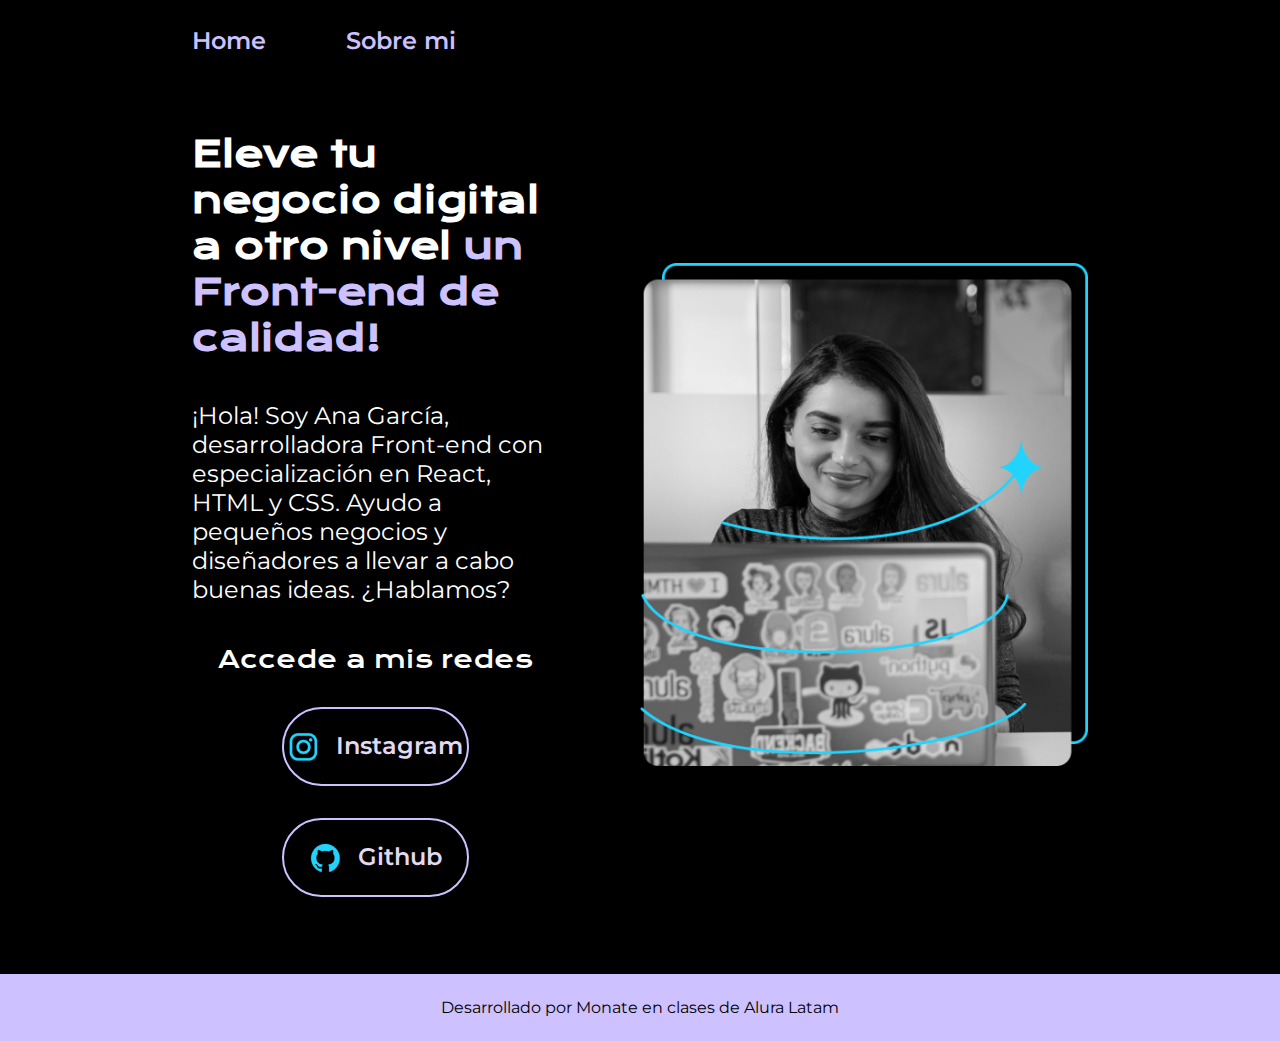
<file: index.html>
<!DOCTYPE html>
<html lang="es">
<head>
    <meta charset="UTF-8">
    <meta name="viewport" content="width=device-width, initial-scale=1.0">
    <link rel="stylesheet" href="./style/style.css">
    <title>Portafolio</title>

</head>
<body>
    <header class="header">
        <nav class="header__menu">
            <a class="header__menu__link" href="index.html">Home</a>
            <a class="header__menu__link" href="about.html">Sobre mi</a>
        </nav>
    </header>
    <main class="presentacion">

        <section class="presentacion__contenido">
            <h1 class="presentacion__contenido__titulo">Eleve tu negocio digital a otro nivel <strong class="titulo-destacado">un Front-end de calidad!</strong> </h1>
            <p class="presentacion__contenido__texto">¡Hola! Soy Ana García, desarrolladora Front-end con especialización en React, HTML y CSS. Ayudo a pequeños negocios y diseñadores a llevar a cabo buenas ideas. ¿Hablamos?</p>

            <div class="presentacion__enlace">
                <h2 class="presentacion__enlace__subtitulo">Accede a mis redes</h2>
                <a class="presentacion__enlaces_link" href="https://www.instagram.com/?hl=es" > <img src="./assets/instagram.png" alt="icono instagram">Instagram</a>
                <a class="presentacion__enlaces_link href="https://github.com/mhonate/portafolio"> <img src="./assets/github.png" alt="icono Github">Github</a>
            </div>
            

        </section>
        
        <img class="presentacion_imagen" src="./assets/Imagem.png" alt="Imagen de ana">
       


    </main>
    <footer class="footer">
        <p>Desarrollado por Monate en clases de Alura Latam</p>

    </footer>
</body>
</html>
</file>
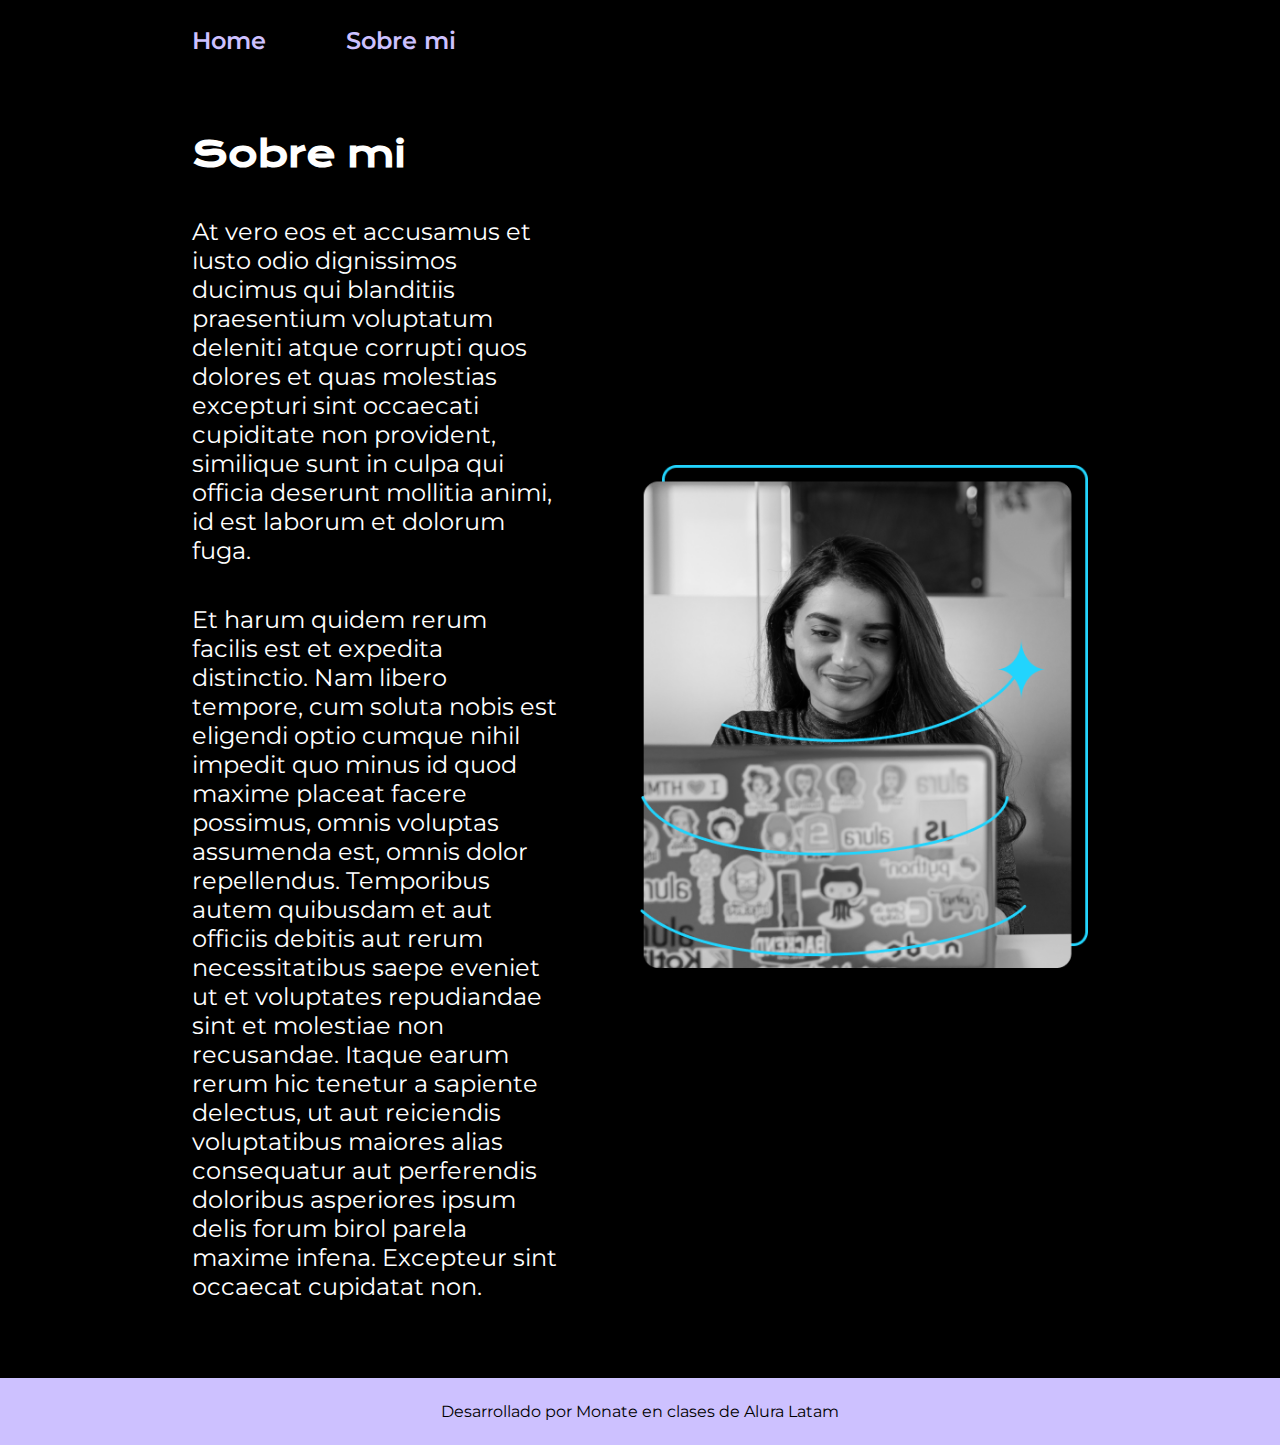
<file: about.html>
<!DOCTYPE html>
<html lang="es">
<head>
    <meta charset="UTF-8">
    <meta name="viewport" content="width=device-width, initial-scale=1.0">
    <title>Sobre mi</title>
    <link rel="stylesheet" href="./style/style.css">
</head>
<body>
    <header class="header">
        <nav class="header__menu">
            <a class="header__menu__link" href="index.html">Home</a>
            <a class="header__menu__link" href="about.html">Sobre mi</a>
        </nav>
    </header>
    <main class="presentacion">
        <section class="presentacion__contenido">
            <h1 class="presentacion__contenido__titulo">Sobre mi</h1>
            <p class="presentacion__contenido__texto">At vero eos et accusamus et iusto odio dignissimos ducimus qui blanditiis praesentium voluptatum deleniti atque corrupti quos dolores et quas molestias excepturi sint occaecati cupiditate non provident, similique sunt in culpa qui officia deserunt mollitia animi, id est laborum et dolorum fuga.</p>
            <p class="presentacion__contenido__texto">Et harum quidem rerum facilis est et expedita distinctio. Nam libero tempore, cum soluta nobis est eligendi optio cumque nihil impedit quo minus id quod maxime placeat facere possimus, omnis voluptas assumenda est, omnis dolor repellendus. Temporibus autem quibusdam et aut officiis debitis aut rerum necessitatibus saepe eveniet ut et voluptates repudiandae sint et molestiae non recusandae. Itaque earum rerum hic tenetur a sapiente delectus, ut aut reiciendis voluptatibus maiores alias consequatur aut perferendis doloribus asperiores ipsum delis forum birol parela maxime infena. Excepteur sint occaecat cupidatat non.</p>
    
        </section>
        <img class="presentacion_imagen" src="./assets/Imagem.png" alt="Imagen de ana">
       
    </main>

    <footer class="footer">
        <p>Desarrollado por Monate en clases de Alura Latam</p>

    </footer>

</body>
</html>
</file>
<file: style/style.css>
@import url('https://fonts.googleapis.com/css2?family=Krona+One&family=Montserrat:ital,wght@0,100..900;1,100..900&display=swap');


:root{
  --color-primario: #000000;
  --color-secundario: #E5D9F2;
  --color-terciario: #CDC1FF;
  --color-hoover: #A294F9;
  --fuente-montserrat: "Montserrat", serif;
  --fuente-krona: "Krona One", serif;

}


* {
    padding: 0;
    margin: 0;
}

body {
    background-color: var(--color-primario);
    color: white;
    box-sizing: border-box;
  }

  .header{
    padding: 2% 0% 0% 15%;
    
  }

  .header__menu{
    display: flex;
    gap: 80px;
  }

  .header__menu__link{
    font-family: "Montserrat", serif;
    font-size: 1.5rem;
    font-weight: 600;
    color: var(--color-terciario);
    text-decoration: none;



  }
  /*
  h1 {
    color: white;
    text-align: center;
  }
  
  p {
    font-family: #F6F6F6;
    font-size: 20px;
  }
*/

  .presentacion{
    display: flex;
    align-items: center;
    padding: 6% 15%;
    justify-content: space-between;
    gap: 82px;

  }
.presentacion__contenido{
    width: 50%;
    display: flex;
    flex-direction: column;
    gap: 40px;
}
.presentacion__contenido__titulo{
    font-family: var(--fuente-krona);
    font-size: 2.25rem;
}


.titulo-destacado{
    color: var(--color-terciario);

  }

.presentacion__contenido__texto{
    font-family: var(--fuente-montserrat);
    font-size: 1.5rem;
}
.presentacion__enlace{
    display: flex;
    justify-content: space-between ;
    flex-direction: column;
    align-items: center;
    gap: 32px;
}
.presentacion__enlace__subtitulo{
    font-family: var(--fuente-krona);
    font-size: 1.5rem;
    font-weight: 400;
}

.presentacion__enlaces_link{
    width: 50%;
    text-align: center;
    border-radius: 8dvb;
    font-family: var(--fuente-montserrat);
    font-size: 1.5rem;
    padding: 21.5px 0px;
    font-weight: 600;
    text-decoration: none;
    color: var(--color-secundario);
    border: 2px solid var(--color-terciario);
    display: flex;
    justify-content: center;
    gap: 16px;

    
}
.presentacion__enlaces_link:hover{
    background-color: var(--color-hoover) ;
}

.presentacion_imagen{
  width: 50%;
}

.footer{
    background-color: var(--color-terciario);
    padding: 24px;
    color: var(--color-primario);
    text-align: center;
    font-family: "Montserrat", serif;
    font-weight: 400;
}

@media (max-width:1200px){
  .header{
    padding: 10%;
  }
  .header__menu{
    justify-content: center;
  }
  .presentacion{
    flex-direction: column-reverse;
    padding: 5%;
  }

  .presentacion__contenido{
    width: auto;
  }
}
</file>
